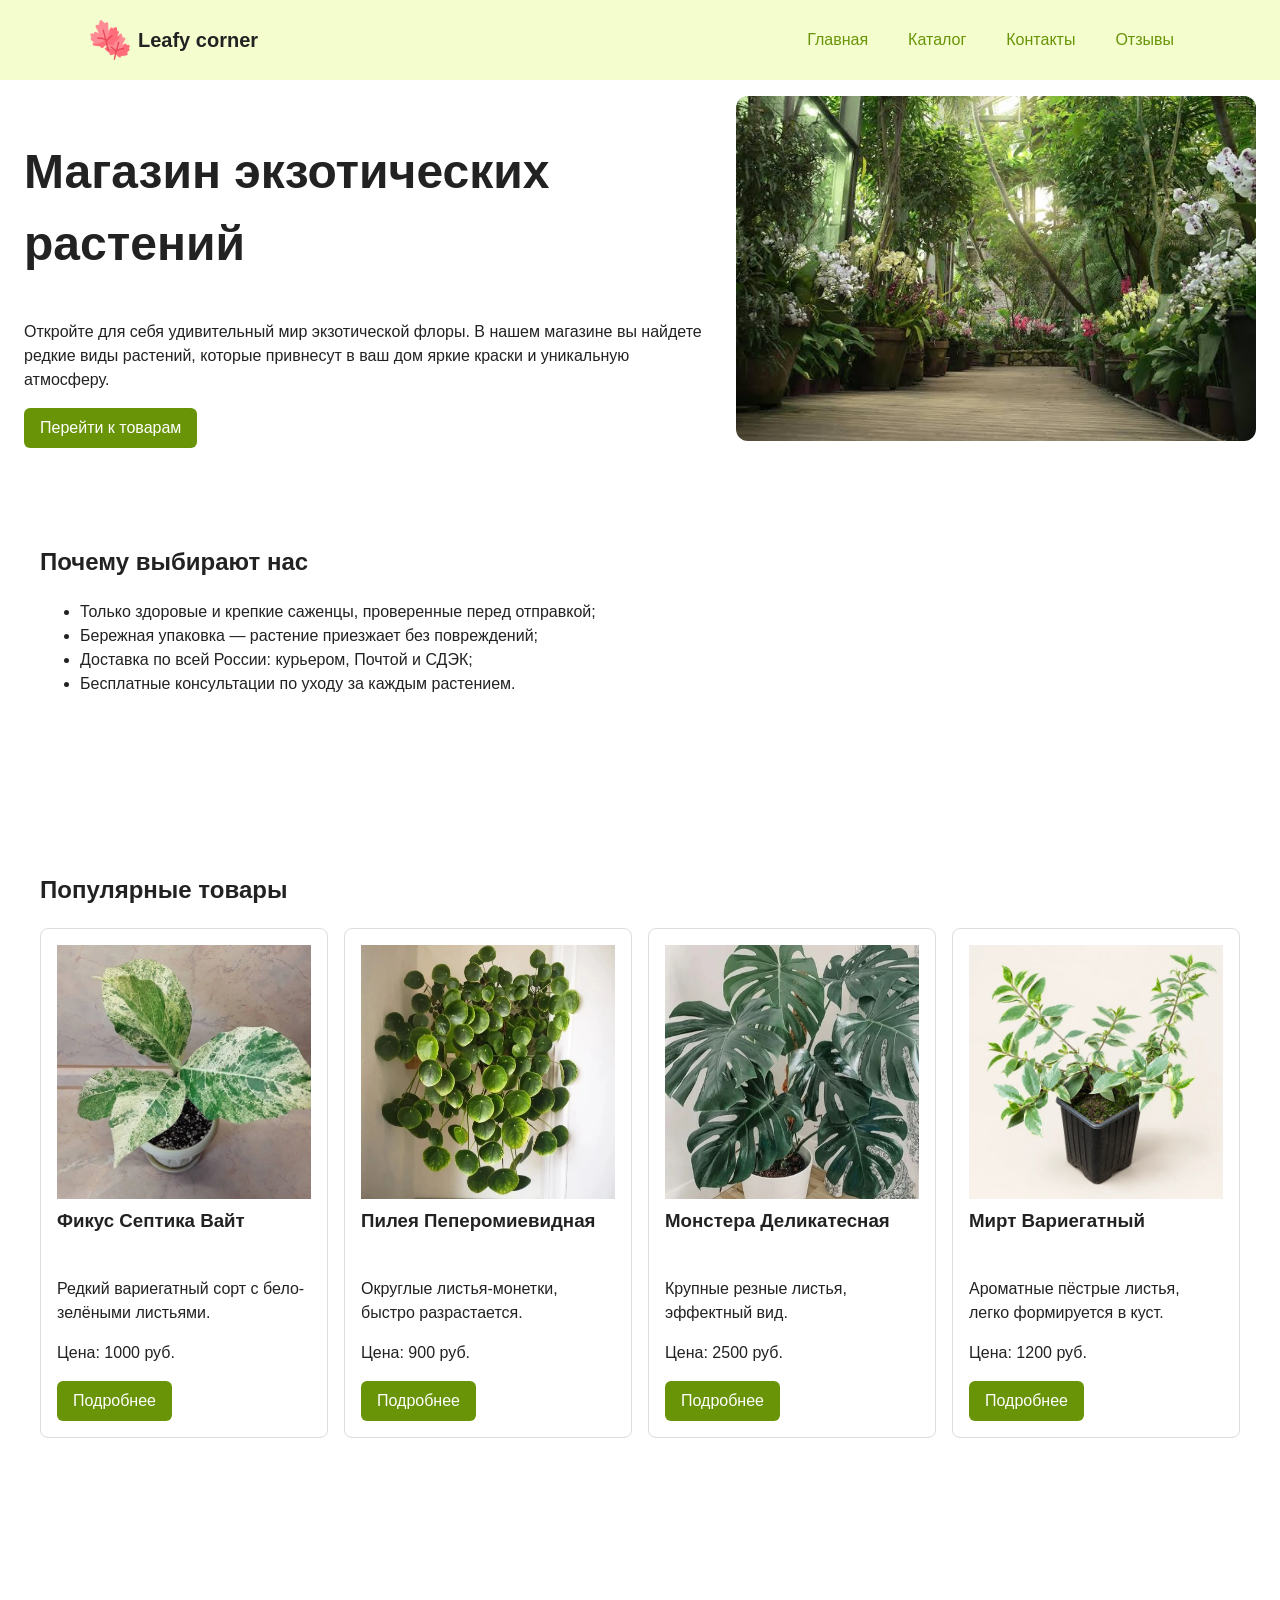
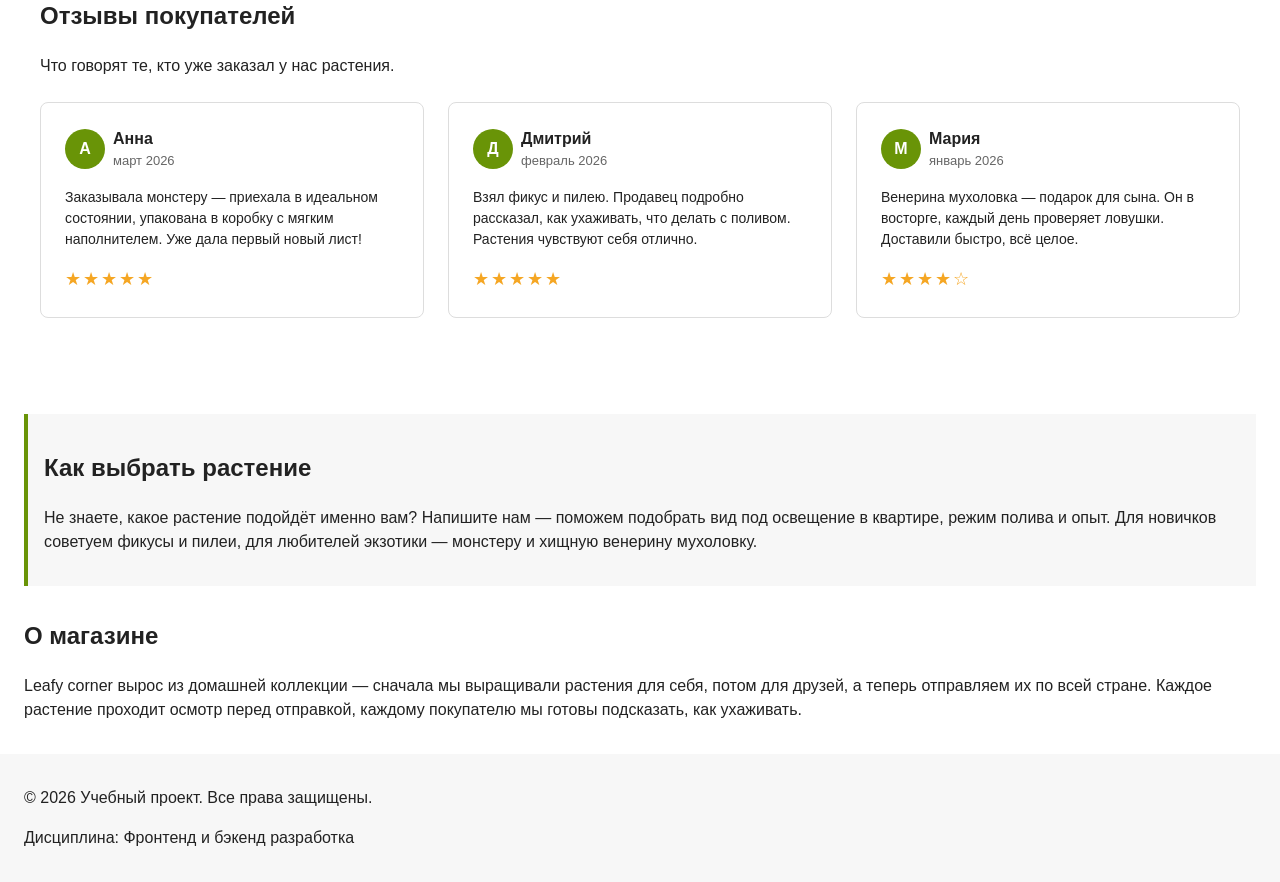
<file: index.html>
<!DOCTYPE html>
<html lang="ru">

<head>
<script src="js/main.js" defer></script>
<meta charset="UTF-8">
<meta name="viewport" content="width=device-width, initial-scale=1.0">
<title>Основная страница Leafy corner</title>
<link rel="stylesheet" href="css/style.css">
<link rel="stylesheet" href="css/responsive.css">
</head>

<body>

<header>
<div class="site-header">
  <a href="index.html" class="site-logo" aria-label="Leafy corner — на главную">
  <img src="images/logo.png" alt="Leafy corner">
  Leafy corner
  </a>
  <nav class="site-nav" aria-label="Основная навигация">
  <ul class="site-nav__list">
  <li><a href="index.html">Главная</a></li>
  <li><a href="catalog.html">Каталог</a></li>
  <li><a href="contacts.html">Контакты</a></li>
  <li><a href="index.html#reviews">Отзывы</a></li>
  </ul>
  </nav>
</div>
</header>

<main>
<section class="hero">
  <div>
    <h1 class = 'hero-title'>Магазин экзотических растений</h1>
    <p>
    Откройте для себя удивительный мир экзотической флоры. 
    В нашем магазине вы найдете редкие виды растений, которые привнесут в ваш дом яркие краски и уникальную атмосферу. 
    </p>
    <a class="button" href="#popular">Перейти к товарам</a>
  </div>

  <picture>
    <source srcset="images/im.jpg">
<img
  src="images/im.webp"
  alt="Экзотические растения"
  max-height: 400px
  class = 'hero-img'
>
</picture>
</section>

<section class="section" id="advantages">
<h2>Почему выбирают нас</h2>
<ul class="advantages-list">
<li>Только здоровые и крепкие саженцы, проверенные перед отправкой;</li>
<li>Бережная упаковка — растение приезжает без повреждений;</li>
<li>Доставка по всей России: курьером, Почтой и СДЭК;</li>
<li>Бесплатные консультации по уходу за каждым растением.</li>
</ul>
</section>

<section class="section" id="popular">
<h2>Популярные товары</h2>

<div class="products-grid">
  <article class="product-card">
    <img src="images/ficus variegatny.webp" alt="Фикус Септика Вайт" >
    <h3>Фикус Септика Вайт</h3>
    <p>Редкий вариегатный сорт с бело-зелёными листьями.</p>
    <p>Цена: 1000 руб.</p>
    <a class="button" href="goods/ficus.html">Подробнее</a>
  </article>

  <article class="product-card">
    <img src="images/pilea.webp" alt="Пилея Пеперомиевидная">
    <h3>Пилея Пеперомиевидная</h3>
    <p>Округлые листья-монетки, быстро разрастается.</p>
    <p>Цена: 900 руб.</p>
    <a class="button" href="goods/pilea.html">Подробнее</a>
  </article>

  <article class="product-card">
    <img src="images/monstera.jpg"
        srcset="images/monstera-400.jpg 480w,
        images/monstera.jpg 640w,
        images/monstera-750.jpg 960w"
        sizes="(max-width: 639px) 100vw,
        (max-width: 1023px) 50vw,
        33vw"
        alt="Монстера деликатесная"
        loading="lazy"/>

    <h3>Монстера Деликатесная</h3>
    <p>Крупные резные листья, эффектный вид.</p>
    <p>Цена: 2500 руб.</p>
    <a class="button" href="goods/monstera.html">Подробнее</a>
  </article>

  <article class="product-card">
    <img src="images/myrt.webp" alt="Мирт комнатный вариегатный">
    <h3>Мирт Вариегатный</h3>
    <p>Ароматные пёстрые листья, легко формируется в куст.</p>
    <p>Цена: 1200 руб.</p>
    <a class="button" href="goods/myrt.html">Подробнее</a>
  </article>
</div>
</section>

<section class="section" id="reviews">
  <h2>Отзывы покупателей</h2>
  <p>Что говорят те, кто уже заказал у нас растения.</p>

  <ul class="reviews-list">
    <li class="review-card">
      <div class="review-card__header">
        <span class="review-card__avatar" aria-hidden="true">А</span>
        <div>
          <strong class="review-card__name">Анна</strong>
          <span class="review-card__date">март 2026</span>
        </div>
      </div>
      <p class="review-card__text">
        Заказывала монстеру — приехала в идеальном состоянии, упакована
        в коробку с мягким наполнителем. Уже дала первый новый лист!
      </p>
      <div class="review-card__rating" aria-label="Оценка 5 из 5">★★★★★</div>
    </li>

    <li class="review-card">
      <div class="review-card__header">
        <span class="review-card__avatar" aria-hidden="true">Д</span>
        <div>
          <strong class="review-card__name">Дмитрий</strong>
          <span class="review-card__date">февраль 2026</span>
        </div>
      </div>
      <p class="review-card__text">
        Взял фикус и пилею. Продавец подробно рассказал, как ухаживать,
        что делать с поливом. Растения чувствуют себя отлично.
      </p>
      <div class="review-card__rating" aria-label="Оценка 5 из 5">★★★★★</div>
    </li>

    <li class="review-card">
      <div class="review-card__header">
        <span class="review-card__avatar" aria-hidden="true">М</span>
        <div>
          <strong class="review-card__name">Мария</strong>
          <span class="review-card__date">январь 2026</span>
        </div>
      </div>
      <p class="review-card__text">
        Венерина мухоловка — подарок для сына. Он в восторге,
        каждый день проверяет ловушки. Доставили быстро, всё целое.
      </p>
      <div class="review-card__rating" aria-label="Оценка 4 из 5">★★★★☆</div>
    </li>
  </ul>
</section>

<aside class="aside-info">
<h2>Как выбрать растение</h2>
<p>
  Не знаете, какое растение подойдёт именно вам? 
  Напишите нам — поможем подобрать вид под освещение в квартире, режим полива и опыт. 
  Для новичков советуем фикусы и пилеи, для любителей экзотики — монстеру и хищную венерину мухоловку.
</p>
</aside>


<section>
<h2>О магазине</h2>
<p>
    Leafy corner вырос из домашней коллекции — сначала мы выращивали растения для себя, 
    потом для друзей, а теперь отправляем их по всей стране. Каждое растение проходит осмотр перед отправкой, 
    каждому покупателю мы готовы подсказать, как ухаживать.
</p>
</section>

</main>

<footer id="contacts">
<p>&copy; 2026 Учебный проект. Все права защищены.</p>
<p>Дисциплина: Фронтенд и бэкенд разработка</p>
</footer>


</body>
</html>
</file>
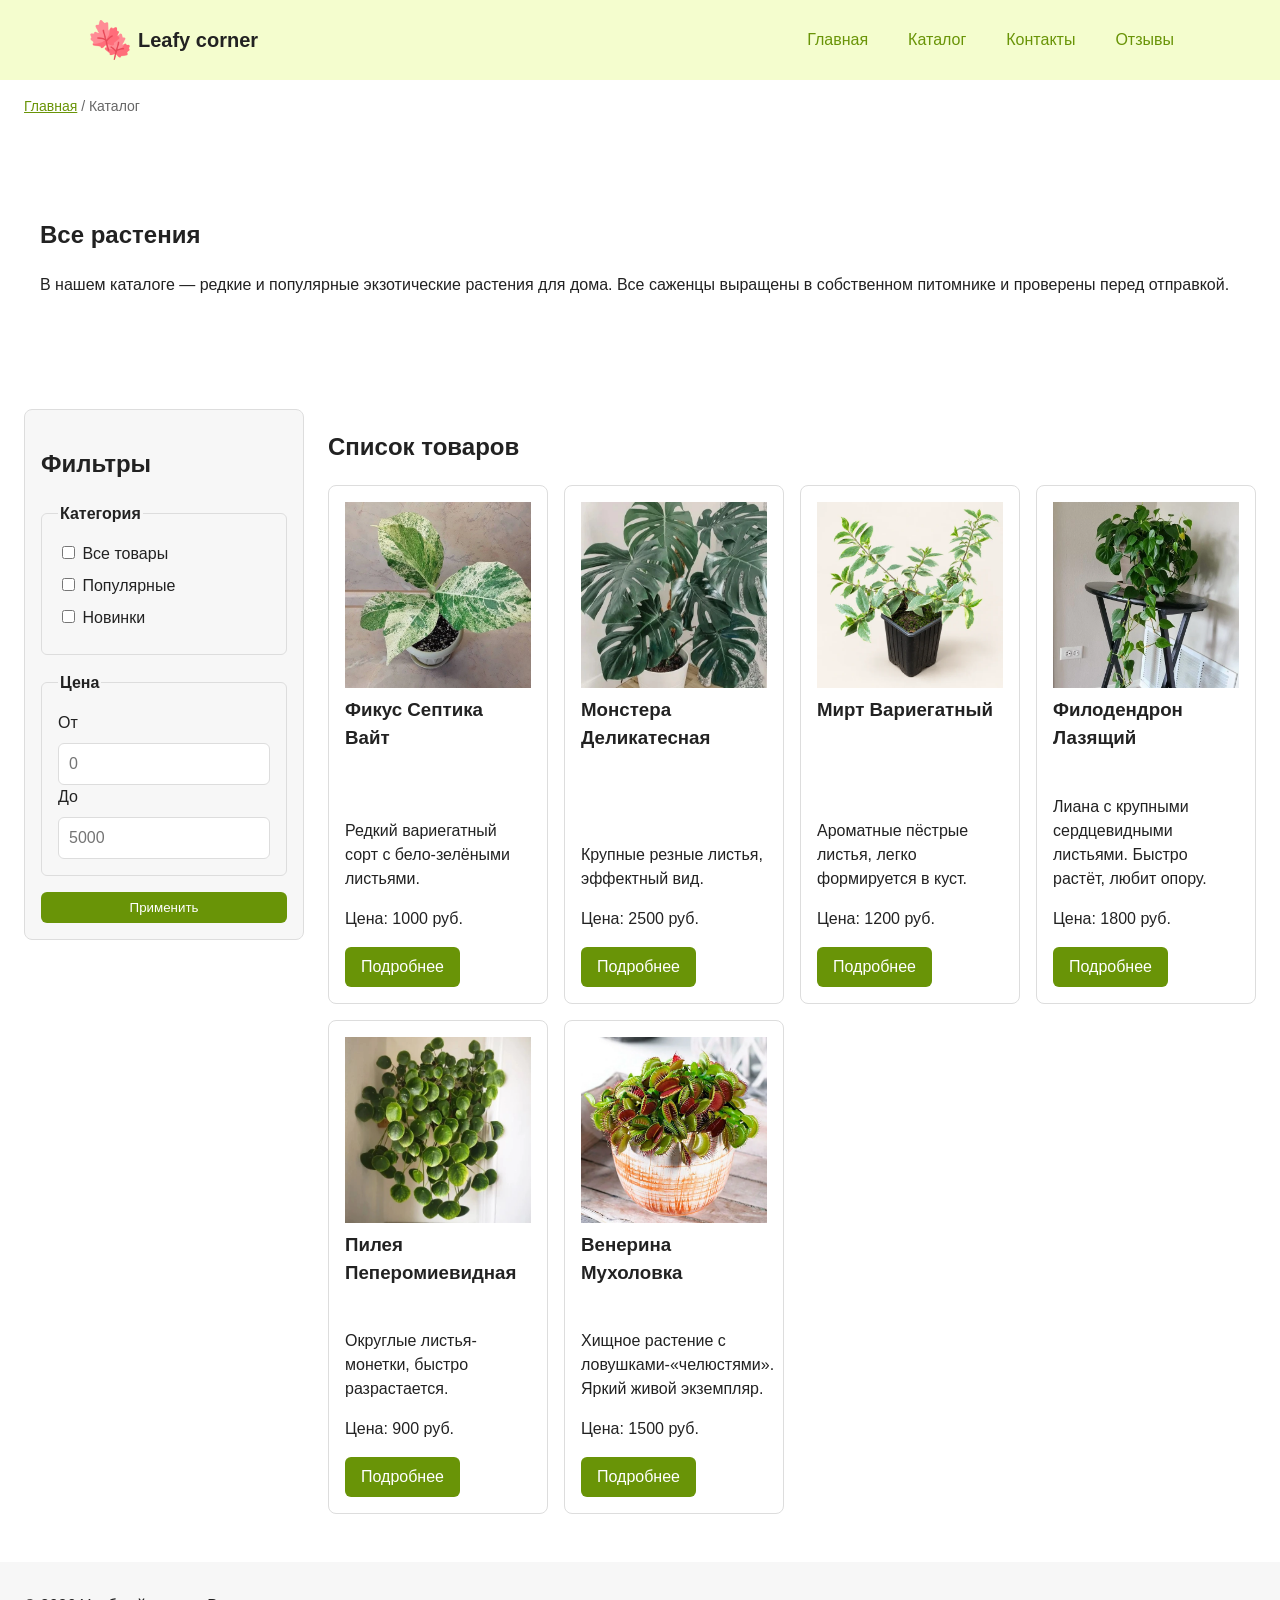
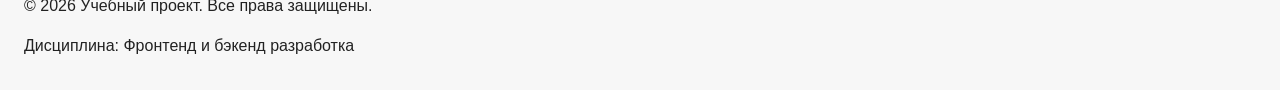
<file: catalog.html>
<!DOCTYPE html>
<html lang="ru">
<head>
<meta charset="UTF-8">
<meta name="viewport" content="width=device-width, initial-scale=1.0">
<metaname="description" content="Каталог товаров учебного интернет-магазина.">
<title>Каталог товаров Leafy corner</title>
<link rel="stylesheet" href="css/style.css">
<link rel="stylesheet" href="css/responsive.css">
</head>
<body>
<header>
  <div class="site-header">
    <a href="index.html" class="site-logo" aria-label="Leafy corner — на главную">
      <img src="images/logo.png" alt="Leafy corner">
      Leafy corner
      </a>

    <nav class="site-nav" aria-label="Основная навигация">
    <ul class="site-nav__list">
    <li><a href="index.html">Главная</a></li>
    <li><a href="catalog.html">Каталог</a></li>
    <li><a href="contacts.html">Контакты</a></li>
    <li><a href="index.html#reviews">Отзывы</a></li>
    </ul>
    </nav>
  </div>
</header>

<main>
<nav class="breadcrumbs" aria-label="Хлебныекрошки">
  <a href="index.html">Главная</a>
  <span>Каталог</span>
</nav>

<section class="section">
<h1>Все растения</h1>
<p>
        В нашем каталоге — редкие и популярные экзотические растения для дома. 
        Все саженцы выращены в собственном питомнике и проверены перед отправкой.
</p>
</section>

<section class="catalog-layout">
  <aside class="catalog-filters">
  <h2>Фильтры</h2>

  <form class="filters-form" action="#" method="get">
  <fieldset>
    <legend>Категория</legend>

    <label>
    <input type="checkbox" name="category" value="all">
     Все товары
    </label>

    <label>
    <input type="checkbox" name="category" value="popular">
    Популярные
    </label>

    <label>
    <input type="checkbox" name="category" value="new">
    Новинки
    </label>
  </fieldset>

  <fieldset>
    <legend>Цена</legend>

    <label for="price-from">От</label>
    <input id="price-from" name="price-from" type="number" min="0" placeholder="0">

    <label for="price-to">До</label>
    <input id="price-to" name="price-to" type="number" min="0" placeholder="5000">
  </fieldset>

  <button class="button" type="submit">Применить</button>
  </form>
  </aside>

  <section class="catalog-products">
    <h2>Список товаров</h2>

    <div class="products-grid">
      <article class="product-card">
        <img src="images/ficus variegatny.webp" alt="Фикус Септика Вайт" >
        <h3>Фикус Септика Вайт</h3>
        <p>Редкий вариегатный сорт с бело-зелёными листьями.</p>
        <p>Цена: 1000 руб.</p>
        <a class="button" href="goods/ficus.html">Подробнее</a>
      </article>

      <article class="product-card">
        <img src="images/monstera.webp" alt="Монстера Деликатесная">
        <h3>Монстера Деликатесная</h3>
        <p>Крупные резные листья, эффектный вид.</p>
        <p>Цена: 2500 руб.</p>
        <a class="button" href="goods/monstera.html">Подробнее</a>
      </article>

      <article class="product-card">
        <img src="images/myrt.webp" alt="Мирт комнатный вариегатный">
        <h3>Мирт Вариегатный</h3>
        <p>Ароматные пёстрые листья, легко формируется в куст.</p>
        <p>Цена: 1200 руб.</p>
        <a class="button" href="goods/myrt.html">Подробнее</a>
      </article>

      <article class="product-card">
        <img src="images/philodendron.webp" alt="Филодендрон лазящий">
        <h3>Филодендрон Лазящий</h3>
        <p>Лиана с крупными сердцевидными листьями. Быстро растёт, любит опору.</p>
        <p>Цена: 1800 руб.</p>
        <a class="button" href="goods/philodendron.html">Подробнее</a>
      </article>

      <article class="product-card">
        <img src="images/pilea.webp" alt="Пилея Пеперомиевидная">
        <h3>Пилея Пеперомиевидная</h3>
        <p>Округлые листья-монетки, быстро разрастается.</p>
        <p>Цена: 900 руб.</p>
        <a class="button" href="goods/pilea.html">Подробнее</a>
      </article>

      <article class="product-card">
        <img src="images/dionaea.webp" alt="Венерина Мухоловка">
        <h3>Венерина Мухоловка</h3>
        <p>Хищное растение с ловушками-«челюстями». Яркий живой экземпляр.</p>
        <p>Цена: 1500 руб.</p>
        <a class="button" href="goods/dionaea.html">Подробнее</a>
      </article>
    </div>
  </section>
</section>
</main>

<footer>
<p>&copy; 2026 Учебный проект. Все права защищены.</p>
<p>Дисциплина: Фронтенд и бэкенд разработка</p>
</footer>
</body>
</html>
</file>
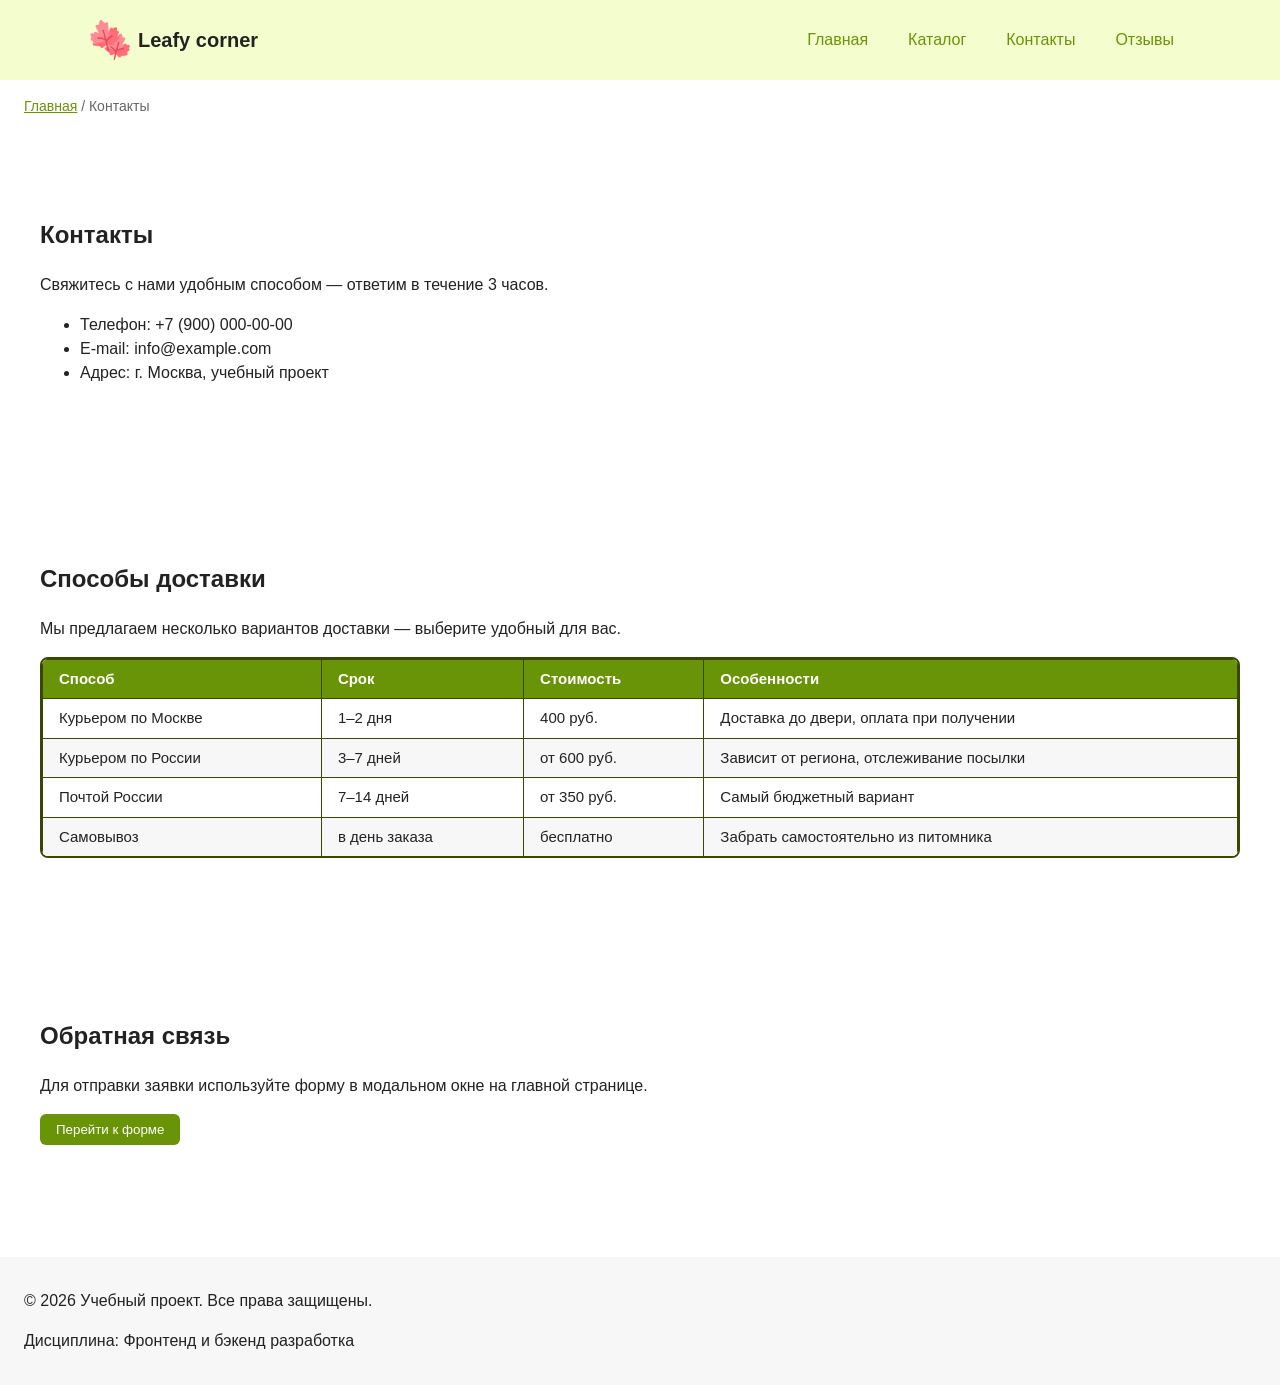
<file: contacts.html>
<!DOCTYPE html>
<html lang="ru">
<head>
<meta charset="UTF-8">
<meta name="viewport" content="width=device-width, initial-scale=1.0">
<meta name="description" content="Контактная информация учебного интернет-магазина.">
<title>Контакты Leafy corner</title>
<link rel="stylesheet" href="css/style.css">
<link rel="stylesheet" href="css/responsive.css">
</head>
<body>
<header>
<div class="site-header">
<a href="index.html" class="site-logo" aria-label="Leafy corner — на главную">
  <img src="images/logo.png" alt="Leafy corner">
  Leafy corner
</a>

<nav class="site-nav" aria-label="Основная навигация">
<ul class="site-nav__list">
<li><a href="index.html">Главная</a></li>
<li><a href="catalog.html">Каталог</a></li>
<li><a href="contacts.html">Контакты</a></li>
<li><a href="index.html#reviews">Отзывы</a></li>
</ul>
</nav>
</div>
</header>

<main>
<nav class="breadcrumbs" aria-label="Хлебные крошки">
<a href="index.html">Главная</a>
<span>Контакты</span>
</nav>

<section class="section">
<h1>Контакты</h1>
<p>
        Свяжитесь с нами удобным способом — ответим в течение 3 часов.
</p>

<ul>
<li>Телефон: +7 (900) 000-00-00</li>
<li>E-mail: info@example.com</li>
<li>Адрес: г. Москва, учебный проект</li>
</ul>
</section>

<section class="section" id="delivery">
  <h2>Способы доставки</h2>
  <p>Мы предлагаем несколько вариантов доставки — выберите удобный для вас.</p>

  <div class="delivery-table-wrapper">
    <table class="delivery-table">
      <thead>
        <tr>
          <th>Способ</th>
          <th>Срок</th>
          <th>Стоимость</th>
          <th>Особенности</th>
        </tr>
      </thead>
      <tbody>
        <tr>
          <td>Курьером по Москве</td>
          <td>1–2 дня</td>
          <td>400 руб.</td>
          <td>Доставка до двери, оплата при получении</td>
        </tr>
        <tr>
          <td>Курьером по России</td>
          <td>3–7 дней</td>
          <td>от 600 руб.</td>
          <td>Зависит от региона, отслеживание посылки</td>
        </tr>
        <tr>
          <td>Почтой России</td>
          <td>7–14 дней</td>
          <td>от 350 руб.</td>
          <td>Самый бюджетный вариант</td>
        </tr>
        <tr>
          <td>Самовывоз</td>
          <td>в день заказа</td>
          <td>бесплатно</td>
          <td>Забрать самостоятельно из питомника</td>
        </tr>
      </tbody>
    </table>
  </div>
</section>

<section class="section" id="feedback">
<h2>Обратная связь</h2>
<p>
        Для отправки заявки используйте форму в модальном окне на главной странице.
</p>
<button class="button"
        type="button"
        data-open-order
        data-product="Обратная связь">
        Перейти к форме
</button>
</section>
</main>

<footer>
<p>&copy; 2026 Учебный проект. Все права защищены.</p>
<p>Дисциплина: Фронтенд и бэкенд разработка</p>
</footer>

<dialog class="order-dialog" id="order-dialog" aria-labelledby="order-dialog-title">
<h2 id="order-dialog-title">Оформление заявки</h2>

<form class="order-form" id="order-form" action="#" method="post" novalidate>
<input id="selected-product" name="selected-product" type="hidden">

<div class="form-field">
<label for="order-name">Имя</label>
<input
        id="order-name"
        name="name"
        type="text"
        placeholder="Введите ваше имя"
        minlength="2"
        autocomplete="given-name"
        required
>
</div>

<div class="form-field">
<label for="order-email">E-mail</label>
<input
        id="order-email"
        name="email"
        type="email"
        placeholder="example@mail.ru"
        autocomplete="email"
        required
>
</div>

<div class="form-field">
<label for="order-phone">Телефон</label>
<input
        id="order-phone"
        name="phone"
        type="tel"
        inputmode="tel"
        placeholder="+7 (900) 000-00-00"
        pattern="^\+7 \(\d{3}\) \d{3}-\d{2}-\d{2}$"
        required
>
<small>Формат: +7 (900) 000-00-00</small>
</div>

<div class="form-field">
<label for="order-date">Дата оформления</label>
<input
        id="order-date"
        name="date"
        type="date"
>
</div>

<div class="form-field">
<label for="order-topic">Тема заявки</label>
<select id="order-topic" name="topic" required>
<option value="">Выберите тему</option>
<option value="product">Заказ товара</option>
<option value="consultation">Консультация</option>
<option value="delivery">Доставка</option>
</select>
</div>

<div class="form-field">
<label for="order-comment">Комментарий</label>
<textarea
        id="order-comment"
        name="comment"
        rows="4"
        placeholder="Укажите пожелания"
></textarea>
</div>

<div class="form-field form-field--checkbox">
<label>
<input
    id="order-agreement"
    name="agreement"
    type="checkbox"
    required
>
    Я согласен на обработку данных
</label>
</div>

<div class="form-actions">
<button type="button" id="close-order-dialog">Закрыть</button>
<button type="submit">Отправить заявку</button>
</div>
</form>
</dialog>

<p class="success-message" id="success-message" hidden>
Форма успешно отправлена!
</p>

<script src="js/main.js"></script>

</body>
</html>
</file>
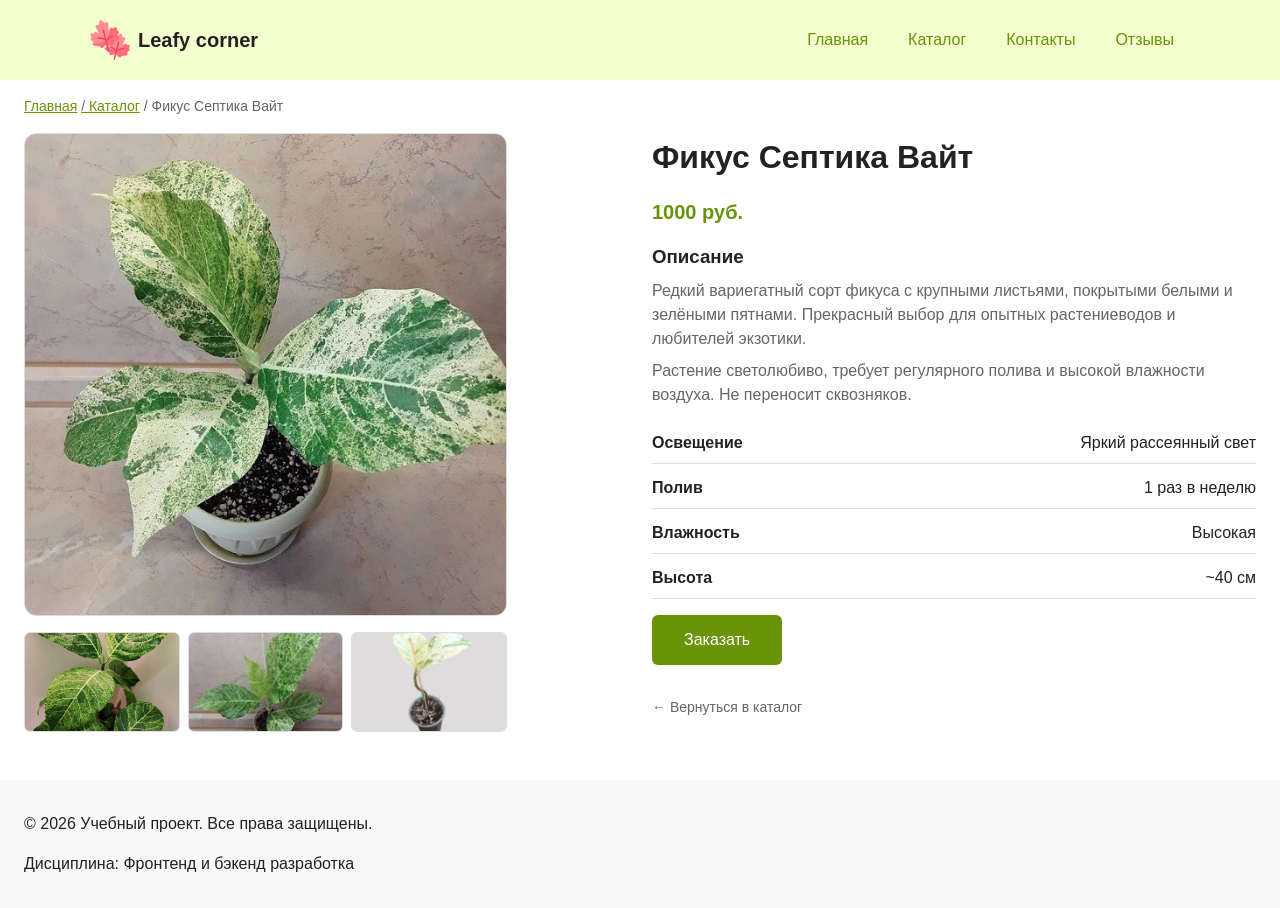
<file: goods/ficus.html>
<!DOCTYPE html>
<html lang="ru">
<head>
  <meta charset="UTF-8">
  <meta name="viewport" content="width=device-width, initial-scale=1.0">
  <title>Фикус Септика Вайт — Магазин Leafy corner</title>
  <link rel="stylesheet" href="../css/style.css">
  <link rel="stylesheet" href="../css/responsive.css">
</head>
<body>

  <header>
    <div class="site-header">
    <a href="../index.html" class="site-logo" aria-label="Leafy corner — на главную">
      <img src="../images/logo.png" alt="Leafy corner">
      Leafy corner
    </a>
    <nav class="site-nav">
      <ul class="site-nav__list">
        <li><a href="../index.html">Главная</a></li>
        <li><a href="../catalog.html">Каталог</a></li>
        <li><a href="../contacts.html">Контакты</a></li>
        <li><a href="../index.html#reviews">Отзывы</a></li>
      </ul>
    </nav>
    </div>
  </header>

  <main class="product-page">
    <nav class="breadcrumbs" aria-label="Хлебные крошки">
    <a href="../index.html">Главная</a>
    <a href="../catalog.html">Каталог</a>
    <span>Фикус Септика Вайт</span>
  </nav>
    <div class="product-layout">

      <div class="product-gallery">
        <img class="product-gallery__main"
          id="mainImage"
          src="../images/ficus variegatny.webp"
          alt="Фикус Септика Вайт — общий вид">
        <div class="product-gallery__thumbs">
          <img src="../images/ficus septica white 2.webp" alt="Фикус — вид 1" data-src = "../images/ficus septica white 2.webp">
          <img src="../images/ficus septica white 3.webp" alt="Фикус — вид 2" data-src = "../images/ficus septica white 3.webp">
          <img src="../images/ficus septica white 4.webp" alt="Фикус — росток" data-src = "../images/ficus septica white 4.webp">
        </div>
      </div>

      <div class="product-info">
        <h1>Фикус Септика Вайт</h1>
        <p class="product-info__price">1000 руб.</p>

        <div class="product-info__description">
          <h3>Описание</h3>
          <p>Редкий вариегатный сорт фикуса с крупными листьями, покрытыми белыми и зелёными пятнами. Прекрасный выбор для опытных растениеводов и любителей экзотики.</p>
          <p>Растение светолюбиво, требует регулярного полива и высокой влажности воздуха. Не переносит сквозняков.</p>
        </div>

        <ul class="product-info__specs">
          <li><strong>Освещение</strong> <span>Яркий рассеянный свет</span></li>
          <li><strong>Полив</strong> <span>1 раз в неделю</span></li>
          <li><strong>Влажность</strong> <span>Высокая</span></li>
          <li><strong>Высота</strong> <span>~40 см</span></li>
        </ul>

        <button class="button"
                type="button"
                data-open-order
                data-product="Фикус Септика Вайт">
          Заказать
        </button>

        <a href="../catalog.html" class="back-link">← Вернуться в каталог</a>
      </div>

    </div>
  </main>

  <footer id="contacts">
  <p>&copy; 2026 Учебный проект. Все права защищены.</p>
  <p>Дисциплина: Фронтенд и бэкенд разработка</p>
  </footer>

  <dialog class="order-dialog" id="order-dialog" aria-labelledby="order-dialog-title">
    <h2 id="order-dialog-title">Оформление заявки</h2>

    <form class="order-form" id="order-form" action="#" method="post" novalidate>
      <input id="selected-product" name="selected-product" type="hidden">

      <div class="form-field">
        <label for="order-name">Имя</label>
        <input id="order-name" name="name" type="text" placeholder="Введите ваше имя"
               minlength="2" autocomplete="given-name" required>
      </div>

      <div class="form-field">
        <label for="order-email">E-mail</label>
        <input id="order-email" name="email" type="email"
               placeholder="example@mail.ru" autocomplete="email" required>
      </div>

      <div class="form-field">
        <label for="order-phone">Телефон</label>
        <input id="order-phone" name="phone" type="tel" inputmode="tel"
               placeholder="+7 (900) 000-00-00"
               pattern="^\+7 \(\d{3}\) \d{3}-\d{2}-\d{2}$" required>
        <small>Формат: +7 (900) 000-00-00</small>
      </div>

      <div class="form-field">
        <label for="order-date">Дата оформления</label>
        <input id="order-date" name="date" type="date">
      </div>

      <div class="form-field">
        <label for="order-topic">Тема заявки</label>
        <select id="order-topic" name="topic" required>
          <option value="">Выберите тему</option>
          <option value="product">Заказ товара</option>
          <option value="consultation">Консультация</option>
          <option value="delivery">Доставка</option>
        </select>
      </div>

      <div class="form-field">
        <label for="order-comment">Комментарий</label>
        <textarea id="order-comment" name="comment" rows="4"
                  placeholder="Укажите пожелания"></textarea>
      </div>

      <div class="form-field form-field--checkbox">
        <label>
          <input id="order-agreement" name="agreement" type="checkbox" required>
          Я согласен на обработку данных
        </label>
      </div>

      <div class="form-actions">
        <button type="button" id="close-order-dialog">Закрыть</button>
        <button type="submit">Отправить заявку</button>
      </div>
    </form>
  </dialog>

  <p class="success-message" id="success-message" hidden>Форма успешно отправлена!</p>
  <script src="../js/main.js"></script>

</body>
</html>
</file>
<file: css/style.css>
.site-header {
  max-width: 1100px;
  margin: 0 auto;
  display: flex;
  justify-content: space-between;
  align-items: center;
  gap: var(--space-lg);
  flex-wrap: wrap;
}

.site-logo {
  display: inline-flex;
  align-items: center;
  gap: var(--space-sm);
  text-decoration: none;
  color: var(--color-text);
  font-weight: 700;
  font-size: 20px;
  transition: opacity 0.2s;
}

.site-logo img {
  display: block;
  height: 40px;
  width: auto;
}

.site-logo:hover {
  opacity: 0.75;
}

.site-logo:focus-visible {
  outline: 2px solid var(--color-primary);
  outline-offset: 3px;
  border-radius: var(--radius-sm);
}

.site-nav__list {
  display: flex;
  flex-wrap: wrap;
  justify-content: center;
  align-items: center;
  gap: var(--space-md);
  padding: 0;
  margin: 0; 
  list-style: none;
}

.site-nav__list a {
display: inline-block;
  padding: var(--space-sm) var(--space-md);
  color: var(--color-primary);
  text-decoration: none;
  border-radius: var(--radius-sm);
}

.site-nav__list a:hover {
  color: var(--color-white);
  background-color: var(--color-primary);
}

.products-grid {
  display: grid;
  grid-template-columns: 1fr;
  gap: var(--space-md);
}

/* ===============================
   1. Переменные проекта
   =============================== */
:root {
  /* Основные цвета проекта */
  --color-bg: #ffffff;
  --color-text: #222222;
  --color-muted: #666666;
  --color-primary: #699407;
  --color-primary-dark: #384704;
  --color-border: #dddddd;
  --color-primary-light: #f4fdce;
  --color-surface: #f7f7f7;
  --color-surface-accent: #eef5ff;
  --color-danger: #b00020;
  --color-success: #168a2f;
  --color-success-bg: #eefaf0;
  --color-white: #ffffff;

  /* Отступы */
  --space-xs: 4px;
  --space-sm: 8px;
  --space-md: 16px;
  --space-lg: 24px;
  --space-xl: 32px;

  /* Скругления */
  --radius-sm: 6px;
  --radius-md: 8px;
  --radius-lg: 12px;

/* Размеры */
  --container-width: 1300px;
}



/* ===============================
   2. Базовые стили
   =============================== */
* {
  box-sizing: border-box;
}

html {
  scroll-behavior: smooth;
}

body {
  margin: 0;
  font-family: Arial, sans-serif;
  line-height: 1.5;
  color: var(--color-text);
  background-color: var(--color-bg);
  min-height: 100vh;
  display: flex;
  flex-direction: column;

}
header,
main,
footer {
  padding: var(--space-md) var(--space-lg);
}

main{
  flex: 1;
}
header {
  background-color: var(--color-primary-light);
}

footer {
  background-color: var(--color-surface);
}


/* ===============================
   3. Общие элементы интерфейса
   =============================== */
a {
  color: var(--color-primary);
}

a:hover {
  color: var(--color-primary-dark);
}

a:focus-visible {
  outline: 2px solid var(--color-primary);
  outline-offset: 3px;
}
.button {
  display: inline-block;
  padding: var(--space-sm) var(--space-md);
  color: var(--color-white);
  background-color: var(--color-primary);
  text-decoration: none;
  border: none;
  border-radius: var(--radius-sm);
  cursor: pointer;
}

.button:hover {
  background-color: var(--color-primary-dark);
  color: var(--color-white)
}

.button:focus-visible {
  outline: 2px solid var(--color-primary);
  outline-offset: 3px;
}

.button:disabled {
  opacity: 0.6;
  cursor: not-allowed;
}

.breadcrumbs {
  max-width: var(--container-width);
  margin: 0 auto var(--space-md);
  font-size: 14px;
  color: var(--color-muted);
}

.breadcrumbs a {
  color: var(--color-primary);
}

.breadcrumbs a:not(:first-child)::before,
.breadcrumbs span::before {
  content: " / ";
  color: var(--color-muted);
}
:target {
  outline: 2px dashed var(--color-primary);
outline-offset: 4px;
}
/* ===============================
   4. Компоненты страницы
   =============================== */
.hero {
  display: grid;
  max-width: var(--container-width);
  gap: var(--space-lg, 24px);
  align-items: center;
  margin: 0 auto var(--space-xl);
  border-radius: var(--radius-lg);
}

.hero-title{
  font-size: 48px;
}

.hero-img{
  border-radius: var(--radius-lg);
}

.section {
  max-width: var(--container-width);
  margin: 0 auto var(--space-xl);
}

.section h2 {
  margin-top: 0;
}

.product-card {
  display: flex;
  flex-direction: column;
  height: 100%;
  gap: var(--space-sm);
  margin-bottom: var(--space-md);
  padding: var(--space-md);
  border: 1px solid var(--color-border);
  border-radius: var(--radius-md);
  background-color: var(--color-bg);
  min-width: 0;
}

.product-card .button {
align-self: flex-start;
}

.product-card:hover {
  border-color: var(--color-primary);
}

.product-card h3 {
  margin-top: 0;
}

.product-card p {
  margin-top: 0;
  margin-bottom: var(--space-sm); 
}

.product-card p:first-of-type {
  margin-top: auto;
}

.product-card img {
  width: 100%;          
  height: auto; 
  display: block;
  aspect-ratio: 1 / 1;
  object-fit: cover;        
}

.aside-info {
  max-width: var(--container-width);
  margin: 0 auto var(--space-xl);
  padding: var(--space-md);
  border-left: 4px solid var(--color-primary);
  background-color: var(--color-surface);
}

.catalog-layout {
  max-width: var(--container-width);
  margin: 0 auto var(--space-xl);
  display: flex;
  flex-direction: column;
  grid-template-areas: "filters products";
  gap: var(--space-lg);
}

.catalog-filters {
  order: -1;
  grid-area: filters;
  padding: var(--space-md);
  border: 1px solid var(--color-border);
  border-radius: var(--radius-md);
  background-color: var(--color-surface);
}

.catalog-products {
  grid-area: products;
}

.filters-form {
  display: grid;
  gap: var(--space-md);
}

.filters-form fieldset {
  margin: 0;
  padding: var(--space-md);
  border: 1px solid var(--color-border);
  border-radius: var(--radius-sm);
}

.filters-form legend {
  font-weight: 700;
}

.filters-form label {
  display: block;
  margin-bottom: var(--space-sm);
}

.filters-form input[type="number"] {
  width: 100%;
  padding: 8px 10px;
  border: 1px solid var(--color-border);
  border-radius: var(--radius-sm);
font: inherit;
}

/* ===============================
   5. Форма и модальное окно
   =============================== */
.order-dialog {
  width: min(100% - 32px, 560px);
  max-height: calc(100vh - 32px);
  overflow: auto;
  padding: var(--space-lg);
  border: none;
  border-radius: var(--radius-lg);
}

.order-dialog::backdrop {
  background-color: rgba(0, 0, 0, 0.5);
}

.form-field {
  margin-bottom: var(--space-md);
}

.form-field label {
  display: block;
  margin-bottom: var(--space-xs);
}

.form-field input,
.form-field select,
.form-field textarea {
  width: 100%;
  padding: 10px 12px;
  border: 1px solid var(--color-border);
  border-radius: var(--radius-sm);
  font: inherit;
}

.form-field input[type="checkbox"] {
  width: auto;
}

.form-field small {
  display: block;
  margin-top: var(--space-xs);
  color: var(--color-muted);
}

.form-field input:hover,
.form-field select:hover,
.form-field textarea:hover {
  border-color: var(--color-primary);
}

.form-field input:focus-visible,
.form-field select:focus-visible,
.form-field textarea:focus-visible,
.form-actions button:focus-visible {
  outline: 2px solid var(--color-primary);
  outline-offset: 3px;
}

[aria-invalid="true"] {
  border-color: var(--color-danger);
}

.success-message {
  max-width: var(--container-width);
  margin: var(--space-lg) auto;
  padding: var(--space-md);
  border-left: 4px solid var(--color-success);
  background-color: var(--color-success-bg);
}


/* ===============================
   6. Страница товара
   =============================== */


.product-page {
  max-width: var(--container-width);
  margin: 0 auto var(--space-xl);
}

.product-layout {
  display: grid;
  grid-template-columns: 1fr 1fr;
  gap: var(--space-lg);
  align-items: start;
}

.product-gallery {
  display: grid;
  gap: var(--space-md);
}


.product-gallery__main {
  width: 80%;
  border-radius: var(--radius-lg);
  border: 1px solid var(--color-border);
}

.product-gallery__thumbs {
  width: 80%;
  display: grid;
  grid-template-columns: repeat(3, 1fr);
  gap: var(--space-sm);
}

.product-gallery__thumbs img {
  width: 100%;
  height: 100px;
  object-fit: cover;
  border-radius: var(--radius-sm);
  border: 1px solid var(--color-border);
  cursor: pointer;
}

.product-gallery__thumbs img:hover {
  border-color: var(--color-primary);
}

.product-info {
  display: flex;
  flex-direction: column;
  gap: var(--space-md);
}

.product-info h1 {
  margin: 0;
  font-size: 32px;
}

.product-info__price {
  margin: 0;
  font-size: 24px;
  font-weight: 700;
  color: var(--color-primary);
}

.product-info__description {
  display: flex;
  flex-direction: column;
  gap: var(--space-sm);
  color: var(--color-muted);
}

.product-info__description h3 {
  margin: 0;
  color: var(--color-text);
}

.product-info__description p {
  margin: 0;
}


.product-info__specs {
  margin: 0;
  padding: 0;
  list-style: none;
  display: grid;
  gap: var(--space-xs);
}

.product-info__specs li {
  display: flex;
  justify-content: space-between;
  padding: var(--space-sm) 0;
  border-bottom: 1px solid var(--color-border);
}

.product-info__specs strong {
  color: var(--color-text);
}

.product-info .button {
  align-self: flex-start;
  padding: var(--space-md) var(--space-xl);
  font-size: 16px;
}


.back-link {
  display: inline-block;
  margin-top: var(--space-md);
  color: var(--color-muted);
  text-decoration: none;
  font-size: 14px;
}

.back-link:hover {
  color: var(--color-primary);
}

  .product-info__price {
    font-size: 20px;
  }


/* ===============================
   7. Таблица доставки
   =============================== */
.delivery-table-wrapper {
  overflow-x: auto;              
  margin-top: var(--space-md);
  border: 2px solid var(--color-primary-dark);
  border-radius: var(--radius-md);
  width: 100%;
  overflow-x: auto;
  -webkit-overflow-scrolling: touch;
}

.delivery-table {
  width: 100%;
  border-collapse: collapse;     
  background-color: var(--color-bg);
  overflow: hidden;
  font-size: 15px;
}

.delivery-table th,
.delivery-table td {
  padding: var(--space-sm) var(--space-md);
  text-align: left;
  border-bottom: 1px solid var(--color-border);
  border: 1px solid var(--color-primary-dark); 
}

.delivery-table thead th {
  background-color: var(--color-primary);
  color: var(--color-white);
  font-weight: 700;
}

.delivery-table tbody tr:last-child td {
  border-bottom: none;
}

.delivery-table tbody tr:nth-child(even) {
  background-color: var(--color-surface);
}

/* ===============================
   9. Отзывы
   =============================== */
.reviews-list {
  list-style: none;
  padding: 0;
  margin: var(--space-lg) 0 0;
  display: grid;
  grid-template-columns: repeat(3, 1fr);
  gap: var(--space-lg);
}

.review-card {
  padding: var(--space-lg);
  border: 1px solid var(--color-border);
  border-radius: var(--radius-md);
  background-color: var(--color-bg);
  display: flex;
  flex-direction: column;
  gap: var(--space-md);
}

.review-card__header {
  display: flex;
  align-items: center;
  gap: var(--space-sm);
}

.review-card__avatar {
  width: 40px;
  height: 40px;
  border-radius: 50%;
  background-color: var(--color-primary);
  color: var(--color-white);
  display: flex;
  align-items: center;
  justify-content: center;
  font-weight: 700;
  font-size: 16px;
  flex-shrink: 0;
}

.review-card__name {
  display: block;
  font-size: 16px;
}

.review-card__date {
  display: block;
  font-size: 13px;
  color: var(--color-muted);
}

.review-card__text {
  margin: 0;
  font-size: 14px;
  color: var(--color-text);
  line-height: 1.5;
  flex-grow: 1;
}

.review-card__rating {
  color: #f5a623;
  font-size: 18px;
  letter-spacing: 2px;
}
</file>
<file: css/responsive.css>
/*
  Адаптивные стили для контрольной работы №3.
  Подход: Mobile First.
  Базовые стили рассчитаны на мобильный экран.
  Расширения добавляются через min-width медиазапросы.
*/


*,
*::before,
*::after {
box-sizing: border-box;
}

html {
  scroll-behavior: smooth;
}

img,
video {
  max-width: 100%;
  height: auto;
}

body {
overflow-x: hidden;
}

.container,
.main,
.section {
  width: min(100% - 32px, 1200px);
  margin-inline: auto;
}

.section {
  padding-block: clamp(24px, 5vw, 64px);
}


/*Навигация*/
.site-nav__list {
display: flex;
  flex-direction: column;
  gap: var(--space-sm, 8px);
  padding: 0;
  margin: 0;
  list-style: none;
}

.site-nav__list a {
  display: block;
  padding: 12px 16px;
}

@media (min-width: 768px) {
  .site-nav__list {
    flex-direction: row;
    flex-wrap: wrap;
    align-items: center;
}
}

@media (min-width: 900px){
  .hero {
    grid-template-columns: minmax(0, 1fr) minmax(320px, 520px);
  }
}

@media (min-width: 640px) {
  .products-grid {
    grid-template-columns: repeat(2, minmax(0, 1fr));
  }
}

@media (min-width: 1024px) {
  .products-grid {
    grid-template-columns: repeat(3, minmax(0, 1fr));
  }
}
@media (min-width: 1280px) {
  .products-grid {
    grid-template-columns: repeat(4, minmax(0, 1fr));
}
}

@media (max-width: 768px) {
  .product-layout {
    grid-template-columns: 1fr;
  }
}  

@media (min-width: 1024px) {
  .catalog-layout {
    display: grid;
    grid-template-columns: 280px minmax(0, 1fr);
    align-items: start;
  }

  .catalog-filters {
    position: sticky;
    top: 88px;
    order: initial;
}
}

@media (max-width: 900px) {
  .reviews-list {
    grid-template-columns: repeat(2, 1fr);
  }
}

@media (max-width: 560px) {
  .reviews-list {
    grid-template-columns: 1fr;
  }
}
</file>
